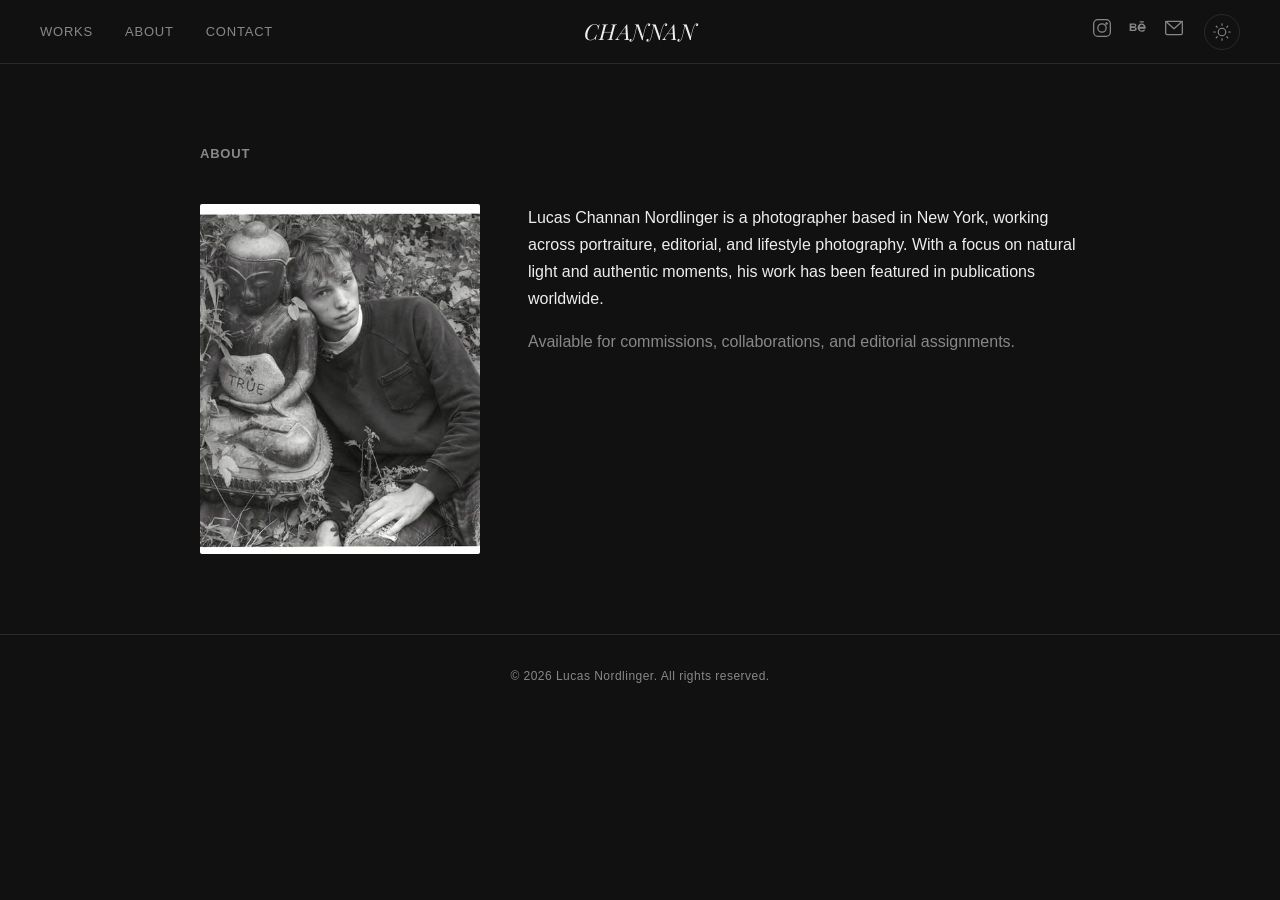
<file: about.html>
<!DOCTYPE html>
<html lang="en">
<head>
  <meta charset="UTF-8">
  <meta name="viewport" content="width=device-width, initial-scale=1.0">
  <title>About &mdash; Lucas Nordlinger Photography</title>
  <link rel="preconnect" href="https://fonts.googleapis.com">
  <link rel="preconnect" href="https://fonts.gstatic.com" crossorigin>
  <link href="https://fonts.googleapis.com/css2?family=Playfair+Display:ital@1&display=swap" rel="stylesheet">
  <link rel="stylesheet" href="style.css">
</head>
<body>

  <header class="header">
    <button class="menu-toggle" id="menu-toggle" aria-label="Toggle menu">
      <span></span><span></span><span></span>
    </button>
    <nav class="nav" id="nav">
      <a href="index.html">Works</a>
      <a href="about.html">About</a>
      <a href="contact.html">Contact</a>
    </nav>
    <a href="index.html" class="logo">CHANNAN</a>
    <div class="header-right">
      <div class="social">
        <a href="https://www.instagram.com/ch4n4nnn/" target="_blank" rel="noopener" aria-label="Instagram">
          <svg width="20" height="20" viewBox="0 0 24 24" fill="none" stroke="currentColor" stroke-width="1.5" stroke-linecap="round" stroke-linejoin="round"><rect x="2" y="2" width="20" height="20" rx="5"/><circle cx="12" cy="12" r="5"/><circle cx="17.5" cy="6.5" r="1.5" fill="currentColor" stroke="none"/></svg>
        </a>
        <a href="#" aria-label="Behance">
          <svg width="20" height="20" viewBox="0 0 24 24" fill="currentColor"><path d="M7.5 11c1.38 0 2.5-.84 2.5-2.25S8.88 6.5 7.5 6.5H2v9h5.5c1.66 0 3-1.12 3-2.75S9.16 11 7.5 11zM4 8h3.5c.55 0 1 .45 1 1s-.45 1-1 1H4V8zm3.5 6H4v-2h3.5c.55 0 1 .45 1 1s-.45 1-1 1zM16.5 6.5c-3.03 0-5 2.24-5 5s1.97 5 5 5c2.1 0 3.58-.95 4.33-2.5h-2.35c-.38.58-1.08 1-1.98 1-1.38 0-2.38-.88-2.63-2.25h7.15c.08-.42.13-.83.13-1.25 0-2.76-1.97-5-4.65-5zm-2.5 4c.25-1.25 1.13-2.5 2.5-2.5s2.25 1.25 2.5 2.5h-5zM14 4h5v1.5h-5z"/></svg>
        </a>
        <a href="mailto:Nordlingerlucas@gmail.com" aria-label="Email">
          <svg width="20" height="20" viewBox="0 0 24 24" fill="none" stroke="currentColor" stroke-width="1.5" stroke-linecap="round" stroke-linejoin="round"><rect x="2" y="4" width="20" height="16" rx="2"/><path d="M22 4L12 13 2 4"/></svg>
        </a>
      </div>
      <button class="theme-toggle" id="theme-toggle" aria-label="Toggle dark mode">
        <svg class="icon-moon" width="18" height="18" viewBox="0 0 24 24" fill="none" stroke="currentColor" stroke-width="1.5" stroke-linecap="round" stroke-linejoin="round"><path d="M21 12.79A9 9 0 1 1 11.21 3a7 7 0 0 0 9.79 9.79z"/></svg>
        <svg class="icon-sun" width="18" height="18" viewBox="0 0 24 24" fill="none" stroke="currentColor" stroke-width="1.5" stroke-linecap="round" stroke-linejoin="round"><circle cx="12" cy="12" r="5"/><line x1="12" y1="1" x2="12" y2="3"/><line x1="12" y1="21" x2="12" y2="23"/><line x1="4.22" y1="4.22" x2="5.64" y2="5.64"/><line x1="18.36" y1="18.36" x2="19.78" y2="19.78"/><line x1="1" y1="12" x2="3" y2="12"/><line x1="21" y1="12" x2="23" y2="12"/><line x1="4.22" y1="19.78" x2="5.64" y2="18.36"/><line x1="18.36" y1="5.64" x2="19.78" y2="4.22"/></svg>
      </button>
    </div>
  </header>

  <section class="about-section">
    <h2>About</h2>
    <div class="about-content">
      <img src="images/about/profile.jpg" alt="Portrait of Lucas Channan Nordlinger" class="about-photo">
      <div class="about-text">
        <p>Lucas Channan Nordlinger is a photographer based in New York, working across portraiture, editorial, and lifestyle photography. With a focus on natural light and authentic moments, his work has been featured in publications worldwide.</p>
        <p>Available for commissions, collaborations, and editorial assignments.</p>
      </div>
    </div>
  </section>

  <footer class="footer">
    <p>&copy; 2026 Lucas Nordlinger. All rights reserved.</p>
  </footer>

  <script src="script.js"></script>
</body>
</html>
</file>
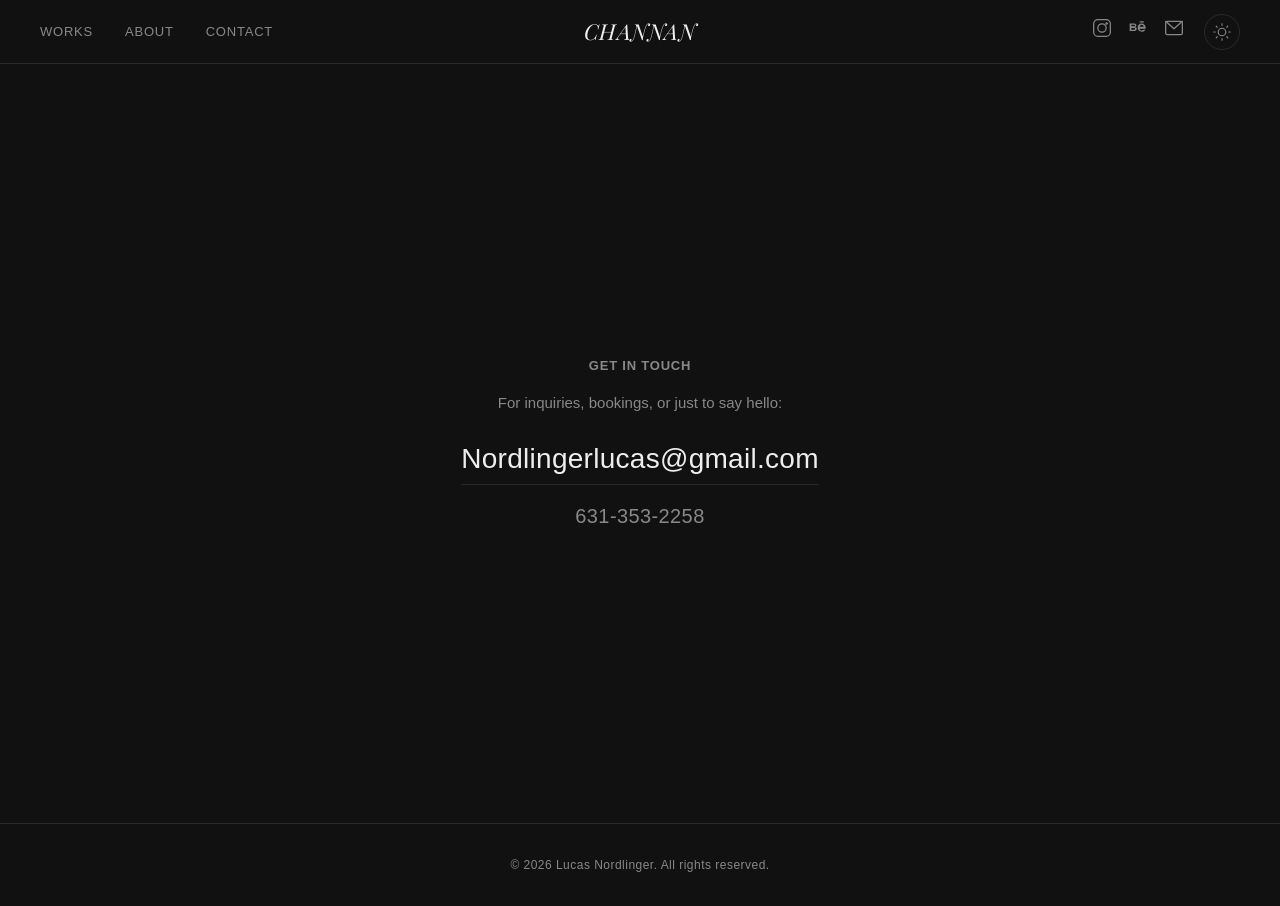
<file: contact.html>
<!DOCTYPE html>
<html lang="en">
<head>
  <meta charset="UTF-8">
  <meta name="viewport" content="width=device-width, initial-scale=1.0">
  <title>Contact &mdash; Lucas Nordlinger Photography</title>
  <link rel="preconnect" href="https://fonts.googleapis.com">
  <link rel="preconnect" href="https://fonts.gstatic.com" crossorigin>
  <link href="https://fonts.googleapis.com/css2?family=Playfair+Display:ital@1&display=swap" rel="stylesheet">
  <link rel="stylesheet" href="style.css">
</head>
<body>

  <header class="header">
    <button class="menu-toggle" id="menu-toggle" aria-label="Toggle menu">
      <span></span><span></span><span></span>
    </button>
    <nav class="nav" id="nav">
      <a href="index.html">Works</a>
      <a href="about.html">About</a>
      <a href="contact.html">Contact</a>
    </nav>
    <a href="index.html" class="logo">CHANNAN</a>
    <div class="header-right">
      <div class="social">
        <a href="https://www.instagram.com/ch4n4nnn/" target="_blank" rel="noopener" aria-label="Instagram">
          <svg width="20" height="20" viewBox="0 0 24 24" fill="none" stroke="currentColor" stroke-width="1.5" stroke-linecap="round" stroke-linejoin="round"><rect x="2" y="2" width="20" height="20" rx="5"/><circle cx="12" cy="12" r="5"/><circle cx="17.5" cy="6.5" r="1.5" fill="currentColor" stroke="none"/></svg>
        </a>
        <a href="#" aria-label="Behance">
          <svg width="20" height="20" viewBox="0 0 24 24" fill="currentColor"><path d="M7.5 11c1.38 0 2.5-.84 2.5-2.25S8.88 6.5 7.5 6.5H2v9h5.5c1.66 0 3-1.12 3-2.75S9.16 11 7.5 11zM4 8h3.5c.55 0 1 .45 1 1s-.45 1-1 1H4V8zm3.5 6H4v-2h3.5c.55 0 1 .45 1 1s-.45 1-1 1zM16.5 6.5c-3.03 0-5 2.24-5 5s1.97 5 5 5c2.1 0 3.58-.95 4.33-2.5h-2.35c-.38.58-1.08 1-1.98 1-1.38 0-2.38-.88-2.63-2.25h7.15c.08-.42.13-.83.13-1.25 0-2.76-1.97-5-4.65-5zm-2.5 4c.25-1.25 1.13-2.5 2.5-2.5s2.25 1.25 2.5 2.5h-5zM14 4h5v1.5h-5z"/></svg>
        </a>
        <a href="mailto:Nordlingerlucas@gmail.com" aria-label="Email">
          <svg width="20" height="20" viewBox="0 0 24 24" fill="none" stroke="currentColor" stroke-width="1.5" stroke-linecap="round" stroke-linejoin="round"><rect x="2" y="4" width="20" height="16" rx="2"/><path d="M22 4L12 13 2 4"/></svg>
        </a>
      </div>
      <button class="theme-toggle" id="theme-toggle" aria-label="Toggle dark mode">
        <svg class="icon-moon" width="18" height="18" viewBox="0 0 24 24" fill="none" stroke="currentColor" stroke-width="1.5" stroke-linecap="round" stroke-linejoin="round"><path d="M21 12.79A9 9 0 1 1 11.21 3a7 7 0 0 0 9.79 9.79z"/></svg>
        <svg class="icon-sun" width="18" height="18" viewBox="0 0 24 24" fill="none" stroke="currentColor" stroke-width="1.5" stroke-linecap="round" stroke-linejoin="round"><circle cx="12" cy="12" r="5"/><line x1="12" y1="1" x2="12" y2="3"/><line x1="12" y1="21" x2="12" y2="23"/><line x1="4.22" y1="4.22" x2="5.64" y2="5.64"/><line x1="18.36" y1="18.36" x2="19.78" y2="19.78"/><line x1="1" y1="12" x2="3" y2="12"/><line x1="21" y1="12" x2="23" y2="12"/><line x1="4.22" y1="19.78" x2="5.64" y2="18.36"/><line x1="18.36" y1="5.64" x2="19.78" y2="4.22"/></svg>
      </button>
    </div>
  </header>

  <section class="contact-section">
    <h2>Get in Touch</h2>
    <p>For inquiries, bookings, or just to say hello:</p>
    <a href="mailto:Nordlingerlucas@gmail.com" class="contact-email">Nordlingerlucas@gmail.com</a>
    <a href="tel:+16313532258" class="contact-phone">631-353-2258</a>
  </section>

  <footer class="footer">
    <p>&copy; 2026 Lucas Nordlinger. All rights reserved.</p>
  </footer>

  <script src="script.js"></script>
</body>
</html>
</file>
<file: style.css>
*,
*::before,
*::after {
  margin: 0;
  padding: 0;
  box-sizing: border-box;
}

:root {
  --color-bg: #111;
  --color-text: #eee;
  --color-muted: #888;
  --color-border: #2a2a2a;
  --font: "Helvetica Neue", Helvetica, Arial, sans-serif;
  --font-logo: "Playfair Display", Georgia, serif;
  --header-height: 64px;
}

[data-theme="light"] {
  --color-bg: #fafafa;
  --color-text: #111;
  --color-muted: #888;
  --color-border: #e0e0e0;
}

html {
  scroll-behavior: smooth;
}

body {
  font-family: var(--font);
  background: var(--color-bg);
  color: var(--color-text);
  line-height: 1.5;
  -webkit-font-smoothing: antialiased;
  transition: background 0.3s, color 0.3s;
}

/* ── Lens Intro ─────────────────────────────── */

.lens-intro {
  position: fixed;
  inset: 0;
  z-index: 9999;
  display: flex;
  align-items: center;
  justify-content: center;
}

/* Circle with massive box-shadow that covers the screen.
   Starts tiny (closed) and scales up to reveal the site. */
.lens-intro::before {
  content: '';
  width: 0;
  height: 0;
  border-radius: 50%;
  box-shadow: 0 0 0 100vmax #000;
  animation: irisOpen 1.6s cubic-bezier(0.25, 0.46, 0.45, 0.94) forwards;
  animation-delay: 0.3s;
}

/* Subtle lens ring that fades out */
.lens-intro::after {
  content: '';
  position: absolute;
  top: 50%;
  left: 50%;
  width: 40px;
  height: 40px;
  margin: -20px 0 0 -20px;
  border-radius: 50%;
  border: 1px solid rgba(255, 255, 255, 0.25);
  animation: ringExpand 1.6s cubic-bezier(0.25, 0.46, 0.45, 0.94) forwards;
  animation-delay: 0.3s;
}

@keyframes irisOpen {
  0%   { width: 0; height: 0; box-shadow: 0 0 0 100vmax #000; }
  100% { width: 300vmax; height: 300vmax; box-shadow: 0 0 0 0 #000; }
}

@keyframes ringExpand {
  0%   { transform: scale(1); opacity: 1; }
  60%  { opacity: 0.3; }
  100% { transform: scale(50); opacity: 0; }
}

.lens-intro.done {
  display: none;
}

body.loading {
  overflow: hidden;
}

/* ── Header ─────────────────────────────────── */

.header {
  position: sticky;
  top: 0;
  z-index: 100;
  display: grid;
  grid-template-columns: 1fr auto 1fr;
  align-items: center;
  height: var(--header-height);
  padding: 0 40px;
  background: var(--color-bg);
  border-bottom: 1px solid var(--color-border);
}

.logo {
  font-family: var(--font-logo);
  font-size: 22px;
  font-weight: 400;
  font-style: italic;
  letter-spacing: 0.02em;
  text-decoration: none;
  color: var(--color-text);
}

/* hamburger — hidden on desktop */
.menu-toggle {
  display: none;
  background: none;
  border: none;
  cursor: pointer;
  padding: 4px;
  flex-direction: column;
  gap: 5px;
}

.menu-toggle span {
  display: block;
  width: 22px;
  height: 1.5px;
  background: var(--color-text);
  transition: transform 0.3s, opacity 0.3s;
}

.menu-toggle.open span:nth-child(1) {
  transform: translateY(6.5px) rotate(45deg);
}

.menu-toggle.open span:nth-child(2) {
  opacity: 0;
}

.menu-toggle.open span:nth-child(3) {
  transform: translateY(-6.5px) rotate(-45deg);
}

.nav {
  display: flex;
  gap: 32px;
}

.nav a {
  font-size: 13px;
  letter-spacing: 0.06em;
  text-transform: uppercase;
  text-decoration: none;
  color: var(--color-muted);
  transition: color 0.2s;
}

.nav a:hover {
  color: var(--color-text);
}

.header-right {
  display: flex;
  align-items: center;
  gap: 20px;
  justify-self: end;
}

.social {
  display: flex;
  gap: 16px;
}

.theme-toggle {
  display: flex;
  align-items: center;
  justify-content: center;
  width: 36px;
  height: 36px;
  background: none;
  border: 1px solid var(--color-border);
  border-radius: 50%;
  cursor: pointer;
  color: var(--color-muted);
  transition: color 0.2s, border-color 0.2s;
}

.theme-toggle:hover {
  color: var(--color-text);
  border-color: var(--color-text);
}

.icon-moon {
  display: none;
}

[data-theme="light"] .icon-moon {
  display: block;
}

[data-theme="light"] .icon-sun {
  display: none;
}

.social a {
  color: var(--color-muted);
  transition: color 0.2s;
}

.social a:hover {
  color: var(--color-text);
}

/* ── Hero ───────────────────────────────────── */

.hero {
  position: relative;
  width: 100%;
  height: calc(100vh - var(--header-height));
  overflow: hidden;
  background: var(--color-bg);
}

.hero-slide {
  position: absolute;
  inset: 0;
  opacity: 0;
  transition: opacity 1s ease;
}

.hero-slide.active {
  opacity: 1;
}

.hero-slide img {
  width: 100%;
  height: 100%;
  object-fit: contain;
  display: block;
}

.hero-dots {
  position: absolute;
  bottom: 64px;
  left: 50%;
  transform: translateX(-50%);
  display: flex;
  gap: 10px;
  z-index: 2;
}

.hero-dot {
  width: 8px;
  height: 8px;
  border-radius: 50%;
  border: 1.5px solid rgba(255, 255, 255, 0.7);
  background: transparent;
  cursor: pointer;
  padding: 0;
  transition: background 0.3s;
}

.hero-dot.active {
  background: #fff;
}

.hero-scroll {
  position: absolute;
  bottom: 24px;
  left: 50%;
  transform: translateX(-50%);
  color: rgba(255, 255, 255, 0.7);
  z-index: 2;
  animation: bounce 2s ease infinite;
}

@keyframes bounce {
  0%, 100% { transform: translateX(-50%) translateY(0); }
  50% { transform: translateX(-50%) translateY(6px); }
}

/* ── Filters ────────────────────────────────── */

.gallery-section {
  padding: 40px 40px 80px;
}

.filters {
  display: flex;
  gap: 8px;
  margin-bottom: 32px;
  flex-wrap: wrap;
}

.filter-btn {
  padding: 6px 18px;
  font-family: var(--font);
  font-size: 13px;
  letter-spacing: 0.04em;
  text-transform: uppercase;
  background: none;
  border: 1px solid var(--color-border);
  border-radius: 24px;
  cursor: pointer;
  color: var(--color-muted);
  transition: all 0.2s;
}

.filter-btn:hover {
  color: var(--color-text);
  border-color: var(--color-text);
}

.filter-btn.active {
  background: var(--color-text);
  color: var(--color-bg);
  border-color: var(--color-text);
}

/* ── Gallery Grid ───────────────────────────── */

.gallery {
  display: grid;
  grid-template-columns: repeat(3, 1fr);
  grid-auto-rows: 300px;
  gap: 16px;
}

.gallery-item {
  position: relative;
  overflow: hidden;
  cursor: pointer;
  border-radius: 2px;
}

.gallery-item.tall {
  grid-row: span 2;
}

.gallery-item.wide {
  grid-column: span 2;
}

.gallery-item img {
  width: 100%;
  height: 100%;
  object-fit: cover;
  display: block;
  transition: transform 0.6s ease;
}

.gallery-item:hover img {
  transform: scale(1.03);
}

.overlay {
  position: absolute;
  inset: 0;
  display: flex;
  align-items: flex-end;
  padding: 24px;
  background: linear-gradient(to top, rgba(0, 0, 0, 0.5) 0%, transparent 50%);
  opacity: 0;
  transition: opacity 0.3s ease;
}

.gallery-item:hover .overlay {
  opacity: 1;
}

.overlay span {
  font-size: 15px;
  font-weight: 500;
  letter-spacing: 0.03em;
  color: #fff;
}

/* filter transition */
.gallery-item.hidden {
  display: none;
}

.gallery-item.fade-in {
  animation: fadeIn 0.35s ease forwards;
}

@keyframes fadeIn {
  from {
    opacity: 0;
    transform: translateY(8px);
  }
  to {
    opacity: 1;
    transform: translateY(0);
  }
}

/* ── Lightbox ───────────────────────────────── */

.lightbox {
  display: none;
  position: fixed;
  inset: 0;
  z-index: 1000;
  background: rgba(0, 0, 0, 0.92);
  align-items: center;
  justify-content: center;
  flex-direction: column;
}

.lightbox.active {
  display: flex;
}

.lightbox-img {
  max-width: 90vw;
  max-height: 80vh;
  object-fit: contain;
  border-radius: 2px;
  opacity: 0;
  transition: opacity 0.3s ease;
}

.lightbox-img.loaded {
  opacity: 1;
}

.lightbox-caption {
  margin-top: 16px;
  font-size: 14px;
  letter-spacing: 0.03em;
  color: rgba(255, 255, 255, 0.7);
}

.lightbox-close,
.lightbox-prev,
.lightbox-next {
  position: absolute;
  background: none;
  border: none;
  color: rgba(255, 255, 255, 0.7);
  cursor: pointer;
  transition: color 0.2s;
  font-family: var(--font);
}

.lightbox-close:hover,
.lightbox-prev:hover,
.lightbox-next:hover {
  color: #fff;
}

.lightbox-close {
  top: 24px;
  right: 32px;
  font-size: 36px;
  line-height: 1;
}

.lightbox-prev,
.lightbox-next {
  top: 50%;
  transform: translateY(-50%);
  font-size: 48px;
  line-height: 1;
  padding: 8px;
}

.lightbox-prev {
  left: 24px;
}

.lightbox-next {
  right: 24px;
}

/* ── About ──────────────────────────────────── */

.about-section {
  padding: 80px 40px;
  max-width: 960px;
  margin: 0 auto;
}

.about-section h2 {
  font-size: 13px;
  font-weight: 600;
  letter-spacing: 0.06em;
  text-transform: uppercase;
  color: var(--color-muted);
  margin-bottom: 40px;
}

.about-content {
  display: grid;
  grid-template-columns: 280px 1fr;
  gap: 48px;
  align-items: start;
}

.about-photo {
  width: 100%;
  aspect-ratio: 4 / 5;
  object-fit: cover;
  border-radius: 2px;
}

.about-text p {
  font-size: 16px;
  line-height: 1.7;
  color: var(--color-text);
  margin-bottom: 16px;
}

.about-text p:last-child {
  margin-bottom: 0;
  color: var(--color-muted);
}

/* ── Contact ────────────────────────────────── */

.contact-section {
  padding: 80px 40px;
  min-height: calc(100vh - var(--header-height) - 77px);
  display: flex;
  flex-direction: column;
  align-items: center;
  justify-content: center;
  text-align: center;
}

.contact-section h2 {
  font-size: 13px;
  font-weight: 600;
  letter-spacing: 0.06em;
  text-transform: uppercase;
  color: var(--color-muted);
  margin-bottom: 16px;
}

.contact-section p {
  font-size: 15px;
  color: var(--color-muted);
  margin-bottom: 24px;
}

.contact-email {
  font-size: 28px;
  font-weight: 500;
  color: var(--color-text);
  text-decoration: none;
  letter-spacing: 0.01em;
  border-bottom: 1.5px solid var(--color-border);
  padding-bottom: 4px;
  transition: border-color 0.2s;
}

.contact-email:hover {
  border-color: var(--color-text);
}

.contact-phone {
  display: block;
  margin-top: 16px;
  font-size: 20px;
  color: var(--color-muted);
  text-decoration: none;
  letter-spacing: 0.02em;
  transition: color 0.2s;
}

.contact-phone:hover {
  color: var(--color-text);
}

/* ── Footer ─────────────────────────────────── */

.footer {
  padding: 32px 40px;
  border-top: 1px solid var(--color-border);
  text-align: center;
  font-size: 12px;
  letter-spacing: 0.04em;
  color: var(--color-muted);
}

/* ── Responsive ─────────────────────────────── */

@media (max-width: 1024px) {
  .gallery {
    grid-template-columns: repeat(2, 1fr);
    grid-auto-rows: 260px;
  }
}

@media (max-width: 768px) {
  .header {
    padding: 0 20px;
    grid-template-columns: 1fr auto 1fr;
  }

  .menu-toggle {
    display: flex;
    z-index: 1000;
  }

  .logo {
    justify-self: center;
  }

  .nav {
    position: fixed;
    inset: 0;
    z-index: 999;
    background: var(--color-bg);
    flex-direction: column;
    align-items: center;
    justify-content: center;
    gap: 36px;
    opacity: 0;
    pointer-events: none;
    transition: opacity 0.3s ease;
  }

  .nav.open {
    opacity: 1;
    pointer-events: auto;
  }

  .nav a {
    font-size: 24px;
    letter-spacing: 0.08em;
  }

  .social {
    display: none;
  }

  .header-right {
    justify-self: end;
  }

  .gallery-section {
    padding: 24px 20px 60px;
  }

  .about-section {
    padding: 60px 20px;
  }

  .about-content {
    grid-template-columns: 1fr;
    gap: 32px;
  }

  .about-photo {
    max-width: 240px;
  }

  .contact-section {
    padding: 60px 20px;
  }

  .contact-email {
    font-size: 22px;
  }

  .filters {
    gap: 6px;
    margin-bottom: 24px;
  }

  .filter-btn {
    padding: 5px 14px;
    font-size: 11px;
  }

  .gallery {
    grid-template-columns: repeat(2, 1fr);
    grid-auto-rows: 200px;
    gap: 8px;
  }

  .gallery-item.wide {
    grid-column: span 1;
  }

  .lightbox-prev {
    left: 12px;
  }

  .lightbox-next {
    right: 12px;
  }
}

@media (max-width: 480px) {
  .header {
    height: 56px;
  }

  .logo {
    font-size: 16px;
  }

  .gallery {
    grid-template-columns: 1fr;
    grid-auto-rows: 260px;
  }

  .gallery-item.tall {
    grid-row: span 1;
  }

  .gallery-item.wide {
    grid-column: span 1;
  }
}
</file>
